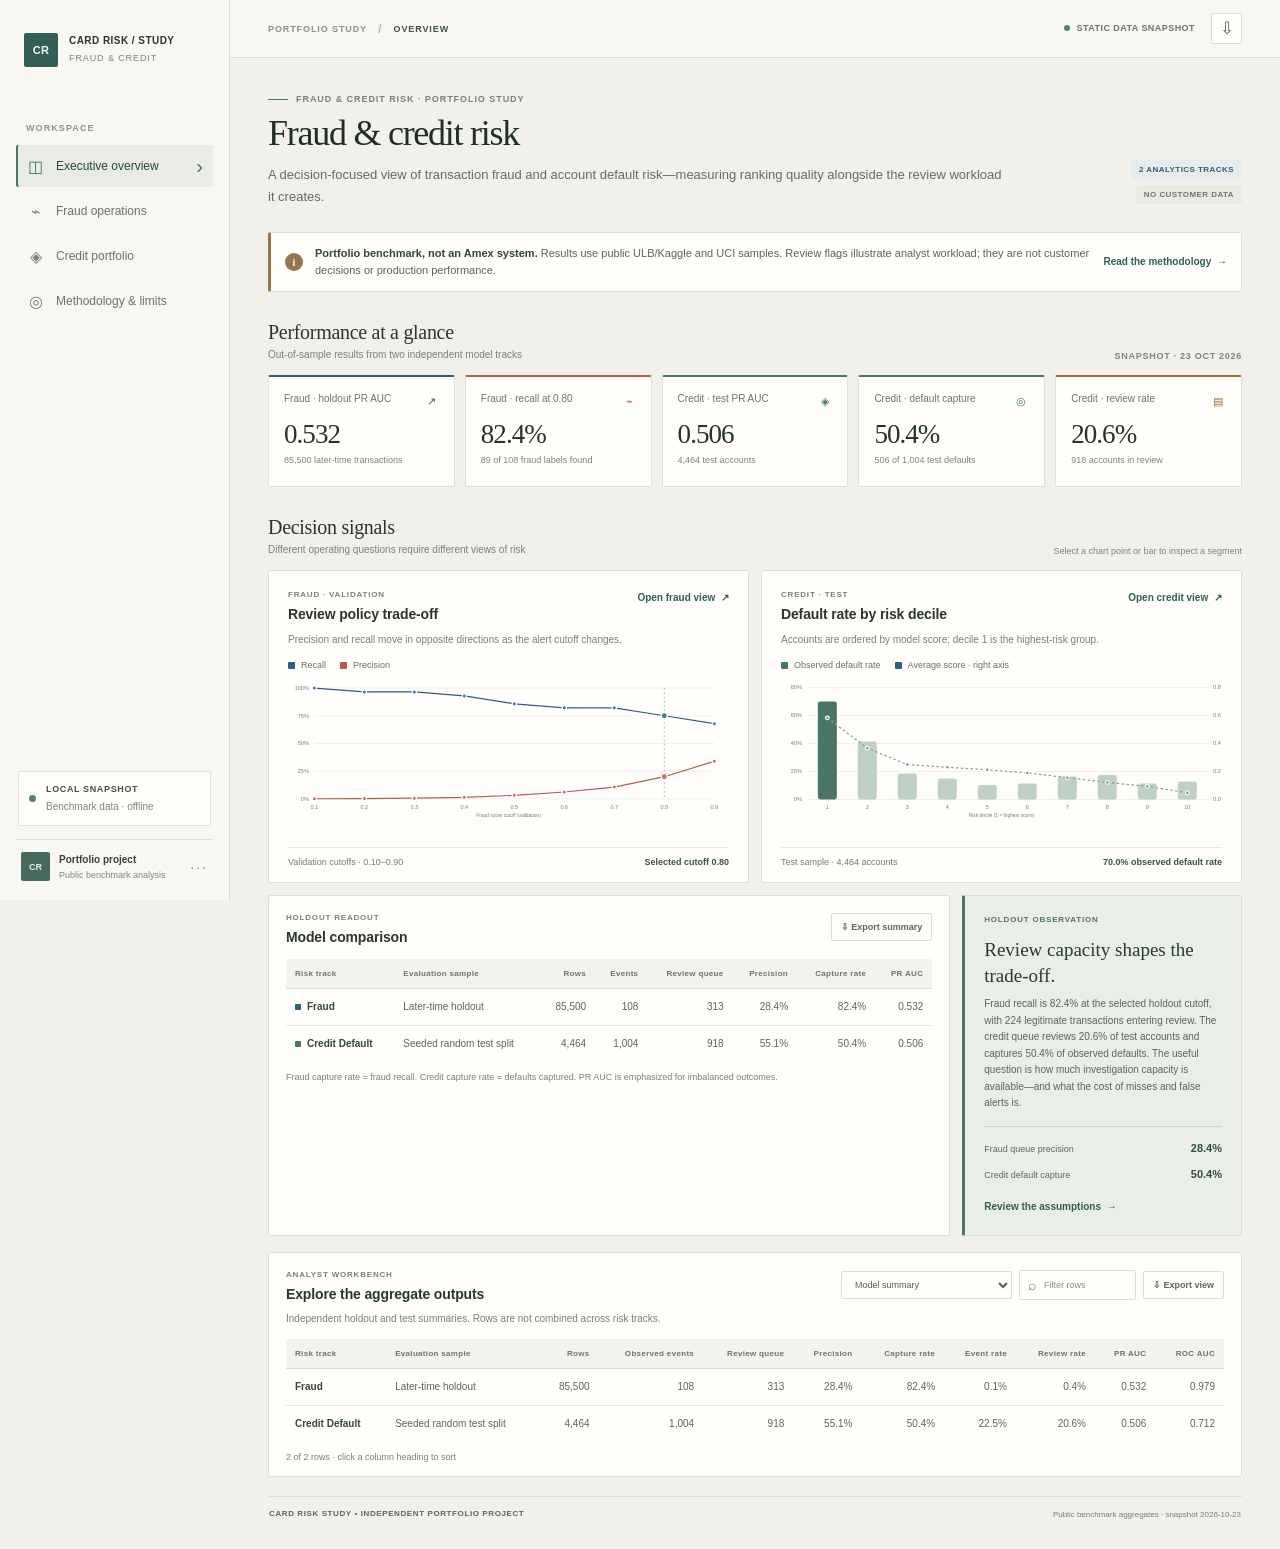
<file: site/index.html>
<!doctype html>
<html lang="en">
<head>
  <meta charset="utf-8">
  <meta name="viewport" content="width=device-width, initial-scale=1">
  <meta name="theme-color" content="#f4f2ec">
  <meta name="description" content="A portfolio study of payment fraud and credit default risk, with transparent evaluation and interactive review analysis.">
  <title>Fraud & Credit Risk | Portfolio Study</title>
  <link rel="stylesheet" href="./styles.css">
  <script defer src="./app.js"></script>
</head>
<body>
  <div class="app-shell">
    <aside class="sidebar" aria-label="Main navigation">
      <a class="brand" href="#overview" aria-label="Fraud and credit risk portfolio study overview">
        <span class="brand-mark">CR</span>
        <span class="brand-copy"><strong>CARD RISK / STUDY</strong><small>FRAUD & CREDIT</small></span>
      </a>
      <div class="side-caption">WORKSPACE</div>
      <nav class="nav-list">
        <button class="nav-item active" data-page="overview" aria-current="page"><span class="nav-icon">◫</span><span>Executive overview</span><span class="nav-arrow">›</span></button>
        <button class="nav-item" data-page="fraud"><span class="nav-icon">⌁</span><span>Fraud operations</span><span class="nav-arrow">›</span></button>
        <button class="nav-item" data-page="credit"><span class="nav-icon">◈</span><span>Credit portfolio</span><span class="nav-arrow">›</span></button>
        <button class="nav-item" data-page="methodology"><span class="nav-icon">◎</span><span>Methodology & limits</span><span class="nav-arrow">›</span></button>
      </nav>
      <div class="sidebar-spacer"></div>
      <div class="snapshot-card"><span class="live-dot"></span><div><strong>LOCAL SNAPSHOT</strong><small>Benchmark data · offline</small></div></div>
      <div class="sidebar-footer"><span class="avatar">CR</span><div><strong>Portfolio project</strong><small>Public benchmark analysis</small></div><span class="more">···</span></div>
    </aside>
    <main class="main-area">
      <header class="topbar">
        <div class="breadcrumbs"><span>PORTFOLIO STUDY</span><b>/</b><strong id="breadcrumbCurrent">OVERVIEW</strong></div>
        <div class="topbar-actions"><span class="snapshot-pill"><span class="live-dot"></span> STATIC DATA SNAPSHOT</span><button class="icon-button" id="downloadSnapshot" title="Download the full dashboard data as JSON" aria-label="Download all dashboard data">⇩</button></div>
      </header>
      <div class="page-content">
        <section class="page-view active" id="page-overview" aria-labelledby="overviewTitle">
          <div class="page-heading">
            <div>
              <div class="eyebrow"><span class="eyebrow-line"></span> FRAUD & CREDIT RISK · PORTFOLIO STUDY</div>
              <h1 id="overviewTitle">Fraud &amp; credit risk</h1>
              <p class="lead">A decision-focused view of transaction fraud and account default risk—measuring ranking quality alongside the review workload it creates.</p>
            </div>
            <div class="heading-badges"><span class="badge badge-blue">2 ANALYTICS TRACKS</span><span class="badge badge-neutral">NO CUSTOMER DATA</span></div>
          </div>
          <div class="callout callout-slim"><span class="callout-icon">i</span><p><strong>Portfolio benchmark, not an Amex system.</strong> Results use public ULB/Kaggle and UCI samples. Review flags illustrate analyst workload; they are not customer decisions or production performance.</p><button class="text-link" data-go="methodology">Read the methodology <span>→</span></button></div>
          <div class="section-header"><div><h2>Performance at a glance</h2><p>Out-of-sample results from two independent model tracks</p></div><span class="as-of">SNAPSHOT · 23 OCT 2026</span></div>
          <div class="kpi-grid" id="overviewKpis"></div>
          <div class="section-header section-header-spaced"><div><h2>Decision signals</h2><p>Different operating questions require different views of risk</p></div><span class="small-note">Select a chart point or bar to inspect a segment</span></div>
          <div class="dashboard-grid two-col">
            <article class="panel chart-panel">
              <div class="panel-heading"><div><div class="panel-kicker">FRAUD · VALIDATION</div><h3>Review policy trade-off</h3></div><button class="panel-action" data-go="fraud">Open fraud view <span>↗</span></button></div>
              <p class="panel-subtitle">Precision and recall move in opposite directions as the alert cutoff changes.</p>
              <div class="chart-legend"><span><i class="legend-dot blue"></i>Recall</span><span><i class="legend-dot coral"></i>Precision</span></div>
              <div class="chart-wrap"><svg id="overviewThresholdChart" viewBox="0 0 720 230" role="img" aria-label="Validation precision and recall by fraud score threshold"></svg></div>
              <div class="chart-foot"><span>Validation cutoffs · 0.10–0.90</span><strong>Selected cutoff 0.80</strong></div>
            </article>
            <article class="panel chart-panel">
              <div class="panel-heading"><div><div class="panel-kicker">CREDIT · TEST</div><h3>Default rate by risk decile</h3></div><button class="panel-action" data-go="credit">Open credit view <span>↗</span></button></div>
              <p class="panel-subtitle">Accounts are ordered by model score; decile 1 is the highest-risk group.</p>
              <div class="chart-legend"><span><i class="legend-dot teal"></i>Observed default rate</span><span><i class="legend-dot blue"></i>Average score · right axis</span></div>
              <div class="chart-wrap"><svg id="overviewDecileChart" viewBox="0 0 720 230" role="img" aria-label="Observed credit default rate across model risk deciles"></svg></div>
              <div class="chart-foot"><span>Test sample · 4,464 accounts</span><strong id="overviewTopDecile">Highest risk group</strong></div>
            </article>
          </div>
          <div class="dashboard-grid overview-lower">
            <article class="panel table-panel">
              <div class="panel-heading"><div><div class="panel-kicker">HOLDOUT READOUT</div><h3>Model comparison</h3></div><button class="download-button" id="downloadSummary">⇩ Export summary</button></div>
              <div class="table-scroll"><table class="data-table" id="summaryTable"><thead><tr><th>Risk track</th><th>Evaluation sample</th><th class="numeric">Rows</th><th class="numeric">Events</th><th class="numeric">Review queue</th><th class="numeric">Precision</th><th class="numeric">Capture rate</th><th class="numeric">PR AUC</th></tr></thead><tbody></tbody></table></div>
              <div class="table-caption">Fraud capture rate = fraud recall. Credit capture rate = defaults captured. PR AUC is emphasized for imbalanced outcomes.</div>
            </article>
            <aside class="insight-card"><div class="insight-eyebrow">HOLDOUT OBSERVATION</div><h3>Review capacity shapes the trade-off.</h3><p id="analystReadout">Loading benchmark results…</p><div class="insight-rule"></div><div class="insight-metric"><span>Fraud queue precision</span><strong id="insightFraudPrecision">—</strong></div><div class="insight-metric"><span>Credit default capture</span><strong id="insightCreditCapture">—</strong></div><button class="insight-link" data-go="methodology">Review the assumptions <span>→</span></button></aside>
          </div>
        </section>

        <section class="page-view" id="page-fraud" aria-labelledby="fraudTitle" hidden>
          <div class="page-heading compact-heading"><div><div class="eyebrow"><span class="eyebrow-line coral-line"></span> TRANSACTION RISK · ULB BENCHMARK</div><h1 id="fraudTitle">Fraud operations</h1><p class="lead">Explore how the investigation queue changes as the transaction score cutoff moves. The selected 0.80 policy was chosen on validation data before the holdout was scored.</p></div><span class="badge badge-coral">TIME-ORDERED HOLDOUT</span></div>
          <div class="kpi-grid" id="fraudKpis"></div>
          <div class="dashboard-grid fraud-policy-grid">
            <article class="panel chart-panel policy-panel">
              <div class="panel-heading"><div><div class="panel-kicker">VALIDATION POLICY EXPLORER</div><h3>How aggressive should the review queue be?</h3></div><span class="mini-chip">VALIDATION ONLY</span></div>
              <p class="panel-subtitle">Move the slider or select a point. This curve is a policy trade-off on the validation sample, not the holdout.</p>
              <div class="threshold-control"><label for="thresholdRange">Score cutoff <strong id="thresholdValue">0.80</strong></label><input id="thresholdRange" type="range" min="10" max="90" step="10" value="80" aria-label="Fraud score threshold"><div class="range-ticks"><span>0.10 · broad queue</span><span>0.90 · narrow queue</span></div></div>
              <div class="threshold-stats" id="thresholdStats"></div>
              <div class="chart-legend"><span><i class="legend-dot blue"></i>Recall</span><span><i class="legend-dot coral"></i>Precision</span></div>
              <div class="chart-wrap chart-wrap-large"><svg id="fraudThresholdChart" viewBox="0 0 900 260" role="img" aria-label="Interactive validation precision and recall by score cutoff"></svg></div>
              <div class="chart-foot"><span>Cutoff selected from validation results</span><strong>Holdout applied once at 0.80</strong></div>
            </article>
            <aside class="panel holdout-panel"><div class="panel-kicker">FINAL HOLDOUT · CUTOFF 0.80</div><h3>Review queue outcome</h3><p class="panel-subtitle">Latest 30% of transactions, held out from model fitting and threshold choice.</p><div class="holdout-result-grid" id="fraudHoldoutStats"></div><div class="confusion-title">HOLDOUT LABEL OUTCOMES</div><div class="confusion-matrix" id="fraudConfusion"></div><div class="callout callout-warning"><span class="callout-icon">!</span><p>At this cutoff, <strong>224 non-fraud transactions</strong> are routed to review. A real operation would need agreed review capacity, costs, latency targets, and confirmed fraud labels.</p></div></aside>
          </div>
          <article class="panel chart-panel time-panel"><div class="panel-heading"><div><div class="panel-kicker">HOLDOUT · ACTIVITY PROFILE</div><h3>Transaction activity by elapsed dataset hour</h3></div><span class="mini-chip mini-chip-muted">NOT CALENDAR TIME</span></div><p class="panel-subtitle">This anonymized benchmark exposes elapsed time only. Select a bucket to see its transaction and fraud counts.</p><div class="chart-legend"><span><i class="legend-square"></i>Transactions · left axis</span><span><i class="legend-dot coral"></i>Fraud labels · right axis</span></div><div class="chart-wrap chart-wrap-large"><svg id="fraudHourlyChart" viewBox="0 0 1000 270" role="img" aria-label="Transactions and observed fraud labels by elapsed dataset hour"></svg></div><div id="hourDetail" class="segment-detail">Select an hourly bucket to inspect the holdout activity.</div></article>
          <div class="data-quality-strip"><strong>Interpretation guardrail</strong><span>The score is a ranking signal, not a calibrated probability. The fraud sample is severely imbalanced; precision changes with the review cutoff and sample prevalence.</span></div>
        </section>

        <section class="page-view" id="page-credit" aria-labelledby="creditTitle" hidden>
          <div class="page-heading compact-heading"><div><div class="eyebrow"><span class="eyebrow-line teal-line"></span> ACCOUNT RISK · UCI TAIWAN BENCHMARK</div><h1 id="creditTitle">Credit portfolio</h1><p class="lead">Understand score ordering, observed default rates, and the size of a hypothetical manual-review queue on a historical account sample.</p></div><span class="badge badge-teal">SEEDED RANDOM TEST SPLIT</span></div>
          <div class="kpi-grid" id="creditKpis"></div>
          <div class="dashboard-grid credit-top-grid">
            <article class="panel chart-panel"><div class="panel-heading"><div><div class="panel-kicker">TEST · SCORE RANKING</div><h3>Observed defaults across risk deciles</h3></div><span class="mini-chip mini-chip-teal">SELECT A DECILE</span></div><p class="panel-subtitle">Deciles are ranked from highest to lowest predicted score. Bars show observed default rate, not probability calibration.</p><div class="chart-legend"><span><i class="legend-dot teal"></i>Observed default rate</span><span><i class="legend-dot blue"></i>Average score · right axis</span></div><div class="chart-wrap chart-wrap-large"><svg id="creditDecileChart" viewBox="0 0 900 260" role="img" aria-label="Observed default rate and average model score by credit risk decile"></svg></div><div id="decileDetail" class="segment-detail">Select a decile to see its test sample size, default count, and review coverage.</div></article>
            <aside class="panel portfolio-panel"><div class="panel-heading"><div><div class="panel-kicker">REVIEW CAPACITY SCENARIO</div><h3>Top 20% of validation scores</h3></div></div><p class="panel-subtitle">The validation 80th-percentile score sets a hypothetical queue capacity; this is not a credit approval/decline rule.</p><div class="capacity-ring" id="capacityRing"><div><strong id="creditQueueRate">20.6%</strong><span>test accounts<br>in review</span></div></div><div class="capacity-kpis" id="creditQueueStats"></div><div class="capacity-note"><span class="note-square"></span><span>Highest-score groups dominate the queue. Lower-score groups may still contain defaults.</span></div></aside>
          </div>
          <article class="panel payment-panel"><div class="panel-heading"><div><div class="panel-kicker">TEST · SEGMENT EXPLORER</div><h3>Default rate by latest repayment status</h3></div><label class="compact-select-label">Status<select id="paymentStatusSelect" aria-label="Select a latest repayment status"><option value="all">All statuses</option></select></label></div><p class="panel-subtitle">PAY_0 is the most recent repayment-status code in the source benchmark. Sparse categories have unstable rates.</p><div class="payment-layout"><div id="paymentBars" class="payment-bars" role="list" aria-label="Account counts and observed default rate by latest payment status"></div><aside class="payment-detail" id="paymentDetail"></aside></div><div class="table-caption">Categories with fewer than 30 accounts are highlighted as small samples; do not over-interpret their observed rate.</div></article>
          <div class="data-quality-strip teal-strip"><strong>Interpretation guardrail</strong><span>Sex, education, marital status, and age were excluded from model features. Their omission alone does not establish fairness; broader validation and legal review would be required before real use.</span></div>
        </section>

        <section class="page-view" id="page-methodology" aria-labelledby="methodTitle" hidden>
          <div class="page-heading compact-heading"><div><div class="eyebrow"><span class="eyebrow-line"></span> DATA, DESIGN & GOVERNANCE</div><h1 id="methodTitle">Methodology & limits</h1><p class="lead">The dashboard keeps the fraud and credit analyses separate, makes the evaluation split explicit, and states what the benchmark results do—and do not—support.</p></div><span class="badge badge-neutral">REPRODUCIBLE SNAPSHOT</span></div>
          <div class="method-callout"><span class="callout-icon">i</span><div><strong>Independent portfolio study</strong><p>This work was created for analyst practice using public benchmark data. It is not affiliated with, endorsed by, or based on American Express data, customer behavior, or internal policy.</p></div></div>
          <div class="method-grid">
            <article class="panel method-card"><div class="method-number">01</div><div class="panel-kicker">TRANSACTION FRAUD</div><h3>Chronological evaluation</h3><p>ULB/Kaggle Credit Card Fraud Detection sample. The earliest 56% is used for fit, the next 14% for threshold review, and the latest 30% for one final holdout evaluation.</p><dl><div><dt>Model</dt><dd>Class-weighted logistic regression</dd></div><div><dt>Features</dt><dd>Elapsed time, amount, anonymized V1–V28</dd></div><div><dt>Operating point</dt><dd>0.80 score cutoff selected on validation</dd></div><div><dt>Holdout</dt><dd>85,500 transactions · 108 fraud labels</dd></div></dl></article>
            <article class="panel method-card"><div class="method-number">02</div><div class="panel-kicker">CREDIT DEFAULT</div><h3>Seeded account split</h3><p>UCI Default of Credit Card Clients historical Taiwan sample. A seeded 70% / 15% / 15% train, validation, and test split is used because this source has no event date for a temporal test.</p><dl><div><dt>Model</dt><dd>Standardized, unweighted logistic regression</dd></div><div><dt>Features</dt><dd>Credit limit, repayment history, balances, payment amounts</dd></div><div><dt>Review queue</dt><dd>Top 20% of validation scores; cutoff evaluated on test</dd></div><div><dt>Excluded</dt><dd>Sex, education, marital status, and age</dd></div></dl></article>
          </div>
          <div class="dashboard-grid two-col method-lower">
            <article class="panel"><div class="panel-kicker">HOW TO READ THE METRICS</div><h3>Ranking quality and workload</h3><div class="definition-list"><div><strong>PR AUC</strong><p>Precision-recall area summarizes ranking behavior with an emphasis on the positive class. It is not a business impact estimate.</p></div><div><strong>Precision</strong><p>Among accounts or transactions sent to review, the share carrying the positive benchmark label.</p></div><div><strong>Recall / capture</strong><p>Among positive benchmark labels, the share routed to review at the chosen threshold.</p></div><div><strong>Review rate</strong><p>Share of the evaluated sample flagged for manual review. Capacity and label quality matter.</p></div></div></article>
            <article class="panel source-panel"><div class="panel-kicker">DATA PROVENANCE</div><h3>Public benchmark sources</h3><div class="source-item"><span class="source-mark">ULB</span><div><strong>Credit Card Fraud Detection</strong><p>An anonymized European card transaction sample from a short 2013 period, distributed through Kaggle.</p><a href="https://www.kaggle.com/datasets/mlg-ulb/creditcardfraud" target="_blank" rel="noreferrer">View Kaggle source ↗</a></div></div><div class="source-item"><span class="source-mark teal-mark">UCI</span><div><strong>Default of Credit Card Clients</strong><p>Historical Taiwan account benchmark; source dataset is licensed CC BY 4.0.</p><a href="https://archive.ics.uci.edu/dataset/350/default+of+credit+card+clients" target="_blank" rel="noreferrer">View UCI source ↗</a></div></div></article>
          </div>
          <article class="limitations-panel"><div><div class="panel-kicker">BEFORE ANY REAL-WORLD USE</div><h3>What this project cannot establish</h3></div><ul><li>Neither benchmark contains American Express data or reflects current Amex performance.</li><li>The fraud data lack customer, merchant, device, network, and operational context; their positive rate is not a live portfolio prevalence.</li><li>The credit sample is a historical Taiwan snapshot with a random test split, not a test of present-day or temporal generalization.</li><li>Model scores are not calibrated probabilities. Observed rates by segment are benchmark outcomes, not forecasts for a current population.</li><li>Review flags are analytical examples only. They do not recommend, automate, or authorize payment blocking, account approval, or credit decisions.</li></ul></article>
          <div class="method-footer">Built with PySpark and a static, dependency-free web dashboard. The current website uses precomputed aggregates only; no account-level rows are embedded.</div>
        </section>

        <section class="panel explorer-panel" aria-labelledby="explorerTitle">
          <div class="panel-heading"><div><div class="panel-kicker">ANALYST WORKBENCH</div><h3 id="explorerTitle">Explore the aggregate outputs</h3></div><div class="table-tools"><label class="sr-only" for="tableDataset">Choose dataset</label><select id="tableDataset" aria-label="Choose aggregate output"><option value="summary">Model summary</option><option value="thresholds">Fraud validation cutoffs</option><option value="deciles">Credit risk deciles</option><option value="paymentStatus">Latest payment status</option><option value="hourly">Fraud elapsed-hour buckets</option></select><label class="search-box"><span>⌕</span><input id="tableSearch" type="search" placeholder="Filter rows" aria-label="Filter table rows"></label><button class="download-button" id="downloadTable">⇩ Export view</button></div></div>
          <p class="panel-subtitle" id="tableDescription">Search and sort the compact aggregate output. Select a column heading to change its sort order.</p>
          <div class="table-scroll explorer-table-scroll"><table class="data-table" id="explorerTable"><thead></thead><tbody></tbody></table></div><div class="table-caption" id="tableCount">Loading aggregate outputs…</div>
        </section>
        <footer class="page-footer"><span>CARD RISK STUDY <b>•</b> INDEPENDENT PORTFOLIO PROJECT</span><span>Public benchmark aggregates · snapshot 2026-10-23</span></footer>
      </div>
    </main>
  </div>
  <div class="toast" id="toast" role="status" aria-live="polite"></div>
</body>
</html>
</file>
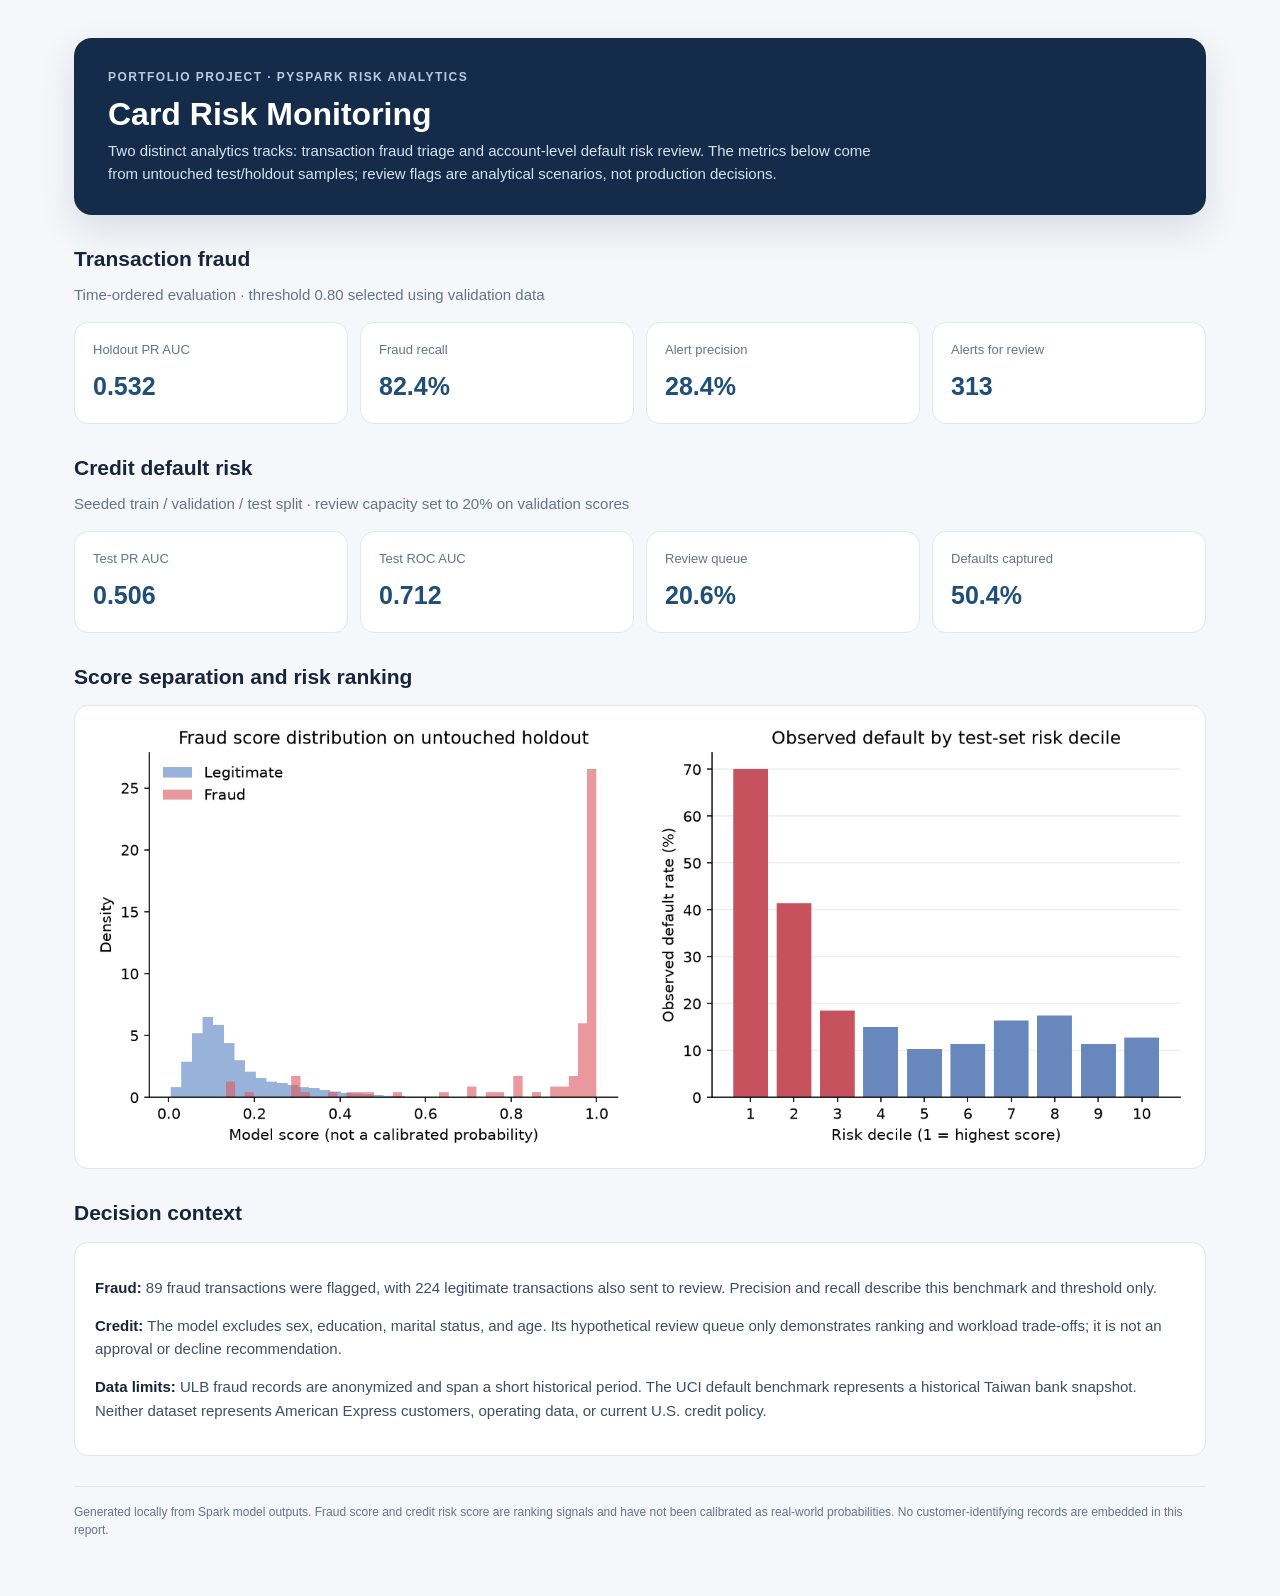
<file: reports/risk_analytics_dashboard.html>
<!doctype html>
<html lang="en">
<head>
<meta charset="utf-8">
<meta name="viewport" content="width=device-width, initial-scale=1">
<title>Card Risk Analytics | Model Monitoring</title>
<style>
:root { color-scheme: light; --ink:#17243b; --muted:#64748b; --line:#e1e7ef; --paper:#f5f7fa; --blue:#1f4e79; --red:#b83b48; }
* { box-sizing:border-box; }
body { margin:0; background:var(--paper); color:var(--ink); font:15px/1.55 "Segoe UI",Arial,sans-serif; }
main { max-width:1180px; margin:0 auto; padding:38px 24px 56px; }
header { border-radius:18px; padding:30px 34px; background:#142b4a; color:white; box-shadow:0 14px 36px #142b4a20; }
.eyebrow { color:#b9cbe0; letter-spacing:.12em; text-transform:uppercase; font-size:12px; font-weight:700; }
h1 { font-size:32px; margin:8px 0 6px; line-height:1.2; }
header p { max-width:780px; color:#d7e2ef; margin:0; }
section { margin-top:28px; }
h2 { font-size:21px; margin:0 0 12px; }
.sub { color:var(--muted); margin:-5px 0 16px; }
.grid { display:grid; grid-template-columns:repeat(4,1fr); gap:12px; }
.metric,.panel,.note { background:white; border:1px solid var(--line); border-radius:14px; }
.metric { padding:17px 18px; }
.metric span { display:block; color:var(--muted); font-size:13px; }
.metric strong { display:block; margin-top:7px; font-size:25px; color:var(--blue); }
.panel { padding:14px; }
.panel img { display:block; width:100%; height:auto; }
.note { padding:18px 20px; color:#3e4e64; }
.note strong { color:var(--ink); }
.foot { color:var(--muted); font-size:12px; border-top:1px solid var(--line); margin-top:30px; padding-top:16px; }
@media(max-width:760px) { .grid { grid-template-columns:repeat(2,1fr); } main { padding:18px 14px 36px; } header { padding:24px; } h1 { font-size:27px; } }
</style>
</head>
<body><main>
<header><div class="eyebrow">Portfolio project · PySpark risk analytics</div>
<h1>Card Risk Monitoring</h1>
<p>Two distinct analytics tracks: transaction fraud triage and account-level default risk review. The metrics below come from untouched test/holdout samples; review flags are analytical scenarios, not production decisions.</p></header>

<section><h2>Transaction fraud</h2><p class="sub">Time-ordered evaluation · threshold 0.80 selected using validation data</p>
<div class="grid"><div class="metric"><span>Holdout PR AUC</span><strong>0.532</strong></div>
<div class="metric"><span>Fraud recall</span><strong>82.4%</strong></div>
<div class="metric"><span>Alert precision</span><strong>28.4%</strong></div>
<div class="metric"><span>Alerts for review</span><strong>313</strong></div></div></section>

<section><h2>Credit default risk</h2><p class="sub">Seeded train / validation / test split · review capacity set to 20% on validation scores</p>
<div class="grid"><div class="metric"><span>Test PR AUC</span><strong>0.506</strong></div>
<div class="metric"><span>Test ROC AUC</span><strong>0.712</strong></div>
<div class="metric"><span>Review queue</span><strong>20.6%</strong></div>
<div class="metric"><span>Defaults captured</span><strong>50.4%</strong></div></div></section>

<section><h2>Score separation and risk ranking</h2><div class="panel"><img alt="Fraud score distributions and default rate by test risk decile" src="[data-uri]"></div></section>

<section><h2>Decision context</h2><div class="note">
<p><strong>Fraud:</strong> 89 fraud transactions were flagged, with 224 legitimate transactions also sent to review. Precision and recall describe this benchmark and threshold only.</p>
<p><strong>Credit:</strong> The model excludes sex, education, marital status, and age. Its hypothetical review queue only demonstrates ranking and workload trade-offs; it is not an approval or decline recommendation.</p>
<p><strong>Data limits:</strong> ULB fraud records are anonymized and span a short historical period. The UCI default benchmark represents a historical Taiwan bank snapshot. Neither dataset represents American Express customers, operating data, or current U.S. credit policy.</p>
</div></section>

<div class="foot">Generated locally from Spark model outputs. Fraud score and credit risk score are ranking signals and have not been calibrated as real-world probabilities. No customer-identifying records are embedded in this report.</div>
</main></body></html>
</file>
<file: site/styles.css>
:root {
  --navy:#0b1626; --ink:#17243a; --muted:#718096; --paper:#f3f6fa; --white:#fff;
  --line:#e6ebf2; --blue:#3977d5; --blue-2:#e9f1ff; --teal:#149c8b; --teal-2:#e4f5f2;
  --coral:#db6870; --coral-2:#fff0f0; --amber:#c98b30; --amber-2:#fff6e8;
  --shadow:0 7px 26px rgba(17,35,61,.045); --radius:14px;
  font-family:"DM Sans","Segoe UI",Arial,sans-serif;
}
* { box-sizing:border-box; }
html { scroll-behavior:smooth; }
body { margin:0; color:var(--ink); background:var(--paper); font-size:14px; line-height:1.55; }
button,input,select { font:inherit; }
button { cursor:pointer; }
.sidebar { position:fixed; inset:0 auto 0 0; width:244px; display:flex; flex-direction:column; padding:23px 15px 16px; color:#d4deeb; background:var(--navy); z-index:5; }
.brand { display:flex; align-items:center; gap:12px; padding:0 10px; min-height:50px; color:inherit; text-decoration:none; }
.brand-mark { width:34px; height:34px; display:grid; place-items:center; border-radius:10px; color:#fff; font:800 11px/1 "Manrope",sans-serif; letter-spacing:-.04em; background:linear-gradient(135deg,#2b9edd,#3a73d9); box-shadow:0 5px 14px #2485d64c; }
.brand-copy strong,.brand-copy small { display:block; }
.brand-copy strong { color:#f4f7fb; font:700 10px/1.3 "Manrope",sans-serif; letter-spacing:.08em; }
.brand-copy small { margin-top:4px; color:#8797ad; font-size:9px; letter-spacing:.14em; }
.side-caption { margin:47px 11px 11px; color:#77879c; font-size:9px; font-weight:700; letter-spacing:.16em; }
.nav-list { display:grid; gap:5px; }
.nav-item { width:100%; height:43px; display:flex; align-items:center; gap:12px; padding:0 11px; text-align:left; border:0; border-radius:9px; color:#aebbd0; background:transparent; transition:.18s ease; font-size:12px; }
.nav-item:hover { color:#fff; background:#ffffff10; }
.nav-item.active { color:#fff; background:#1b3150; box-shadow:inset 2px 0 #4ba8ed; }
.nav-icon { width:19px; text-align:center; color:#8ca5c5; font-size:17px; }
.nav-item.active .nav-icon { color:#69b9f1; }
.nav-arrow { margin-left:auto; color:#6f8097; font-size:20px; opacity:0; }
.nav-item.active .nav-arrow { opacity:1; color:#8ecbf6; }
.sidebar-spacer { flex:1; min-height:30px; }
.snapshot-card { display:flex; gap:10px; align-items:center; padding:11px 10px; margin:0 2px 13px; border:1px solid #ffffff10; border-radius:10px; background:#ffffff08; }
.snapshot-card strong,.snapshot-card small { display:block; }
.snapshot-card strong { font-size:9px; letter-spacing:.1em; color:#dce6f2; }
.snapshot-card small { margin-top:2px; font-size:10px; color:#91a1b5; }
.live-dot { width:7px; height:7px; flex:0 0 7px; border-radius:50%; background:#39c4a5; box-shadow:0 0 0 3px #39c4a51b; }
.sidebar-footer { display:flex; align-items:center; gap:9px; padding:12px 5px 1px; border-top:1px solid #ffffff12; }
.avatar { width:29px; height:29px; display:grid; place-items:center; border-radius:50%; color:#d9ebff; background:#254569; font:700 9px "Manrope",sans-serif; }
.sidebar-footer strong,.sidebar-footer small { display:block; }
.sidebar-footer strong { color:#dfe7f1; font-size:10px; }
.sidebar-footer small { color:#8494a9; font-size:9px; }
.more { margin-left:auto; color:#8191a6; letter-spacing:2px; }
.main-area { min-height:100vh; margin-left:244px; }
.topbar { height:61px; display:flex; align-items:center; justify-content:space-between; padding:0 36px; border-bottom:1px solid #e9edf3; background:rgba(255,255,255,.83); }
.breadcrumbs { display:flex; align-items:center; gap:11px; color:#9aa7b8; font:700 9px "Manrope",sans-serif; letter-spacing:.12em; }
.breadcrumbs b { color:#c9d2de; font-size:13px; }
.breadcrumbs strong { color:#4f6179; }
.topbar-actions { display:flex; align-items:center; gap:16px; }
.snapshot-pill { display:flex; align-items:center; gap:7px; color:#6b788b; font-size:9px; font-weight:700; letter-spacing:.08em; }
.snapshot-pill .live-dot { width:6px; height:6px; flex-basis:6px; }
.icon-button { width:31px; height:31px; border:1px solid var(--line); border-radius:8px; color:#64748b; background:#fff; font-size:17px; }
.icon-button:hover,.download-button:hover { border-color:#b7c8db; color:var(--blue); }
.page-content { max-width:1600px; padding:29px 36px 25px; margin:0 auto; }
.page-view { display:none; }
.page-view.active { display:block; }
.page-heading { display:flex; justify-content:space-between; align-items:flex-end; gap:22px; margin:1px 0 20px; }
.compact-heading { margin-bottom:23px; }
.eyebrow { display:flex; align-items:center; gap:8px; color:#8290a3; font:700 9px "Manrope",sans-serif; letter-spacing:.12em; }
.eyebrow-line { display:inline-block; width:15px; height:2px; background:var(--blue); }
.coral-line { background:var(--coral); }
.teal-line { background:var(--teal); }
h1,h2,h3,p { margin-top:0; }
h1 { margin:7px 0 8px; color:#122138; font:800 29px/1.25 "Manrope","Segoe UI",sans-serif; letter-spacing:-.045em; }
.lead { max-width:795px; margin:0; color:#65758b; font-size:13px; line-height:1.65; }
.heading-badges { display:flex; gap:7px; padding-bottom:4px; flex-wrap:wrap; justify-content:flex-end; }
.badge,.mini-chip { display:inline-flex; align-items:center; padding:6px 9px; border-radius:6px; font:700 8px "Manrope",sans-serif; letter-spacing:.07em; white-space:nowrap; }
.badge-blue { color:#3974c8; background:#e9f1ff; }
.badge-neutral { color:#6e7b8b; background:#edf0f4; }
.badge-coral { color:#bd555d; background:#fff0f0; margin-bottom:4px; }
.badge-teal { color:#0d8777; background:#e4f5f2; margin-bottom:4px; }
.callout { display:flex; gap:11px; align-items:center; padding:11px 13px; border:1px solid #dce9fa; border-radius:10px; color:#4c5e75; background:#edf5ff; }
.callout-icon { width:19px; height:19px; flex:0 0 19px; display:grid; place-items:center; border-radius:50%; color:#fff; background:#5084cc; font:700 11px "Manrope",sans-serif; }
.callout p { margin:0; font-size:11px; line-height:1.55; }
.callout p strong { color:#243d5d; }
.text-link,.panel-action,.insight-link { padding:0; border:0; color:#3e78c5; background:transparent; white-space:nowrap; font-size:10px; font-weight:700; }
.text-link span,.panel-action span,.insight-link span { margin-left:3px; }
.text-link:hover,.panel-action:hover,.insight-link:hover { color:#1d5da7; }
.section-header { display:flex; justify-content:space-between; align-items:flex-end; margin:24px 0 11px; }
.section-header h2 { margin:0 0 2px; font:700 15px "Manrope",sans-serif; letter-spacing:-.02em; }
.section-header p { margin:0; color:#8592a4; font-size:10px; }
.section-header-spaced { margin-top:28px; }
.as-of,.small-note { color:#8a98aa; font-size:9px; }
.as-of { letter-spacing:.08em; font-weight:700; }
.kpi-grid { display:grid; grid-template-columns:repeat(5,minmax(0,1fr)); gap:10px; }
.metric-card { position:relative; min-height:112px; padding:14px 15px 12px; overflow:hidden; border:1px solid var(--line); border-radius:11px; background:#fff; box-shadow:var(--shadow); }
.metric-card::before { content:""; position:absolute; inset:0 auto 0 0; width:3px; background:var(--metric-accent,var(--blue)); }
.metric-label { display:flex; justify-content:space-between; gap:7px; align-items:flex-start; color:#738198; font-size:10px; line-height:1.35; }
.metric-label .metric-icon { width:23px; height:23px; flex:0 0 23px; display:grid; place-items:center; border-radius:7px; color:var(--metric-accent,var(--blue)); background:var(--metric-tint,var(--blue-2)); font-size:12px; }
.metric-value { display:block; margin:8px 0 4px; color:#1c2c45; font:800 24px/1 "Manrope",sans-serif; letter-spacing:-.055em; }
.metric-foot { color:#8d9aae; font-size:9px; }
.metric-blue { --metric-accent:var(--blue); --metric-tint:var(--blue-2); }
.metric-teal { --metric-accent:var(--teal); --metric-tint:var(--teal-2); }
.metric-coral { --metric-accent:var(--coral); --metric-tint:var(--coral-2); }
.metric-amber { --metric-accent:var(--amber); --metric-tint:var(--amber-2); }
.dashboard-grid { display:grid; gap:12px; }
.two-col { grid-template-columns:1fr 1fr; }
.panel { min-width:0; border:1px solid var(--line); border-radius:var(--radius); background:var(--white); box-shadow:var(--shadow); }
.chart-panel { padding:16px 17px 12px; }
.panel-heading { display:flex; align-items:flex-start; justify-content:space-between; gap:13px; }
.panel-kicker { margin-bottom:5px; color:#8b98a9; font:700 8px "Manrope",sans-serif; letter-spacing:.12em; }
.panel-heading h3,.panel h3 { margin:0; color:#1d2c44; font:700 13px/1.4 "Manrope",sans-serif; letter-spacing:-.02em; }
.panel-subtitle { margin:7px 0 8px; color:#8491a3; font-size:10px; line-height:1.55; }
.chart-legend { display:flex; align-items:center; gap:14px; min-height:20px; margin:4px 0 1px; color:#758398; font-size:9px; }
.chart-legend span { display:flex; align-items:center; gap:6px; }
.legend-dot { width:7px; height:7px; display:inline-block; border-radius:50%; background:var(--blue); }
.legend-dot.blue { background:var(--blue); }
.legend-dot.coral { background:var(--coral); }
.legend-dot.teal { background:var(--teal); }
.legend-square { width:8px; height:8px; border-radius:2px; display:inline-block; background:#dbe5f1; }
.legend-inline { color:#9ba7b6; }
.chart-wrap { width:100%; min-height:170px; }
.chart-wrap svg { display:block; width:100%; overflow:visible; }
.chart-foot { display:flex; justify-content:space-between; gap:10px; padding-top:7px; border-top:1px solid #f0f2f6; color:#8a97a8; font-size:9px; }
.chart-foot strong { color:#4b607d; font-weight:600; }
.overview-lower { grid-template-columns:minmax(0,2fr) minmax(225px,.82fr); margin-top:12px; }
.table-panel { padding:15px 16px 10px; overflow:hidden; }
.download-button { padding:6px 9px; border:1px solid #e3e9f0; border-radius:7px; color:#63748a; background:#fff; font-size:9px; font-weight:700; white-space:nowrap; }
.table-scroll { width:100%; overflow-x:auto; margin-top:12px; }
.data-table { width:100%; border-collapse:collapse; white-space:nowrap; font-size:10px; }
.data-table th { padding:9px; border-bottom:1px solid #e8edf3; color:#8895a7; background:#f8fafc; text-align:left; font:700 8px "Manrope",sans-serif; letter-spacing:.04em; }
.data-table th.numeric,.data-table td.numeric { text-align:right; }
.data-table th button { padding:0; border:0; color:inherit; background:none; font:inherit; letter-spacing:inherit; text-align:inherit; }
.data-table th button:hover { color:#365e98; }
.data-table td { padding:10px 9px; border-bottom:1px solid #f0f2f6; color:#5f6f84; }
.data-table tbody tr:last-child td { border-bottom:0; }
.data-table tbody tr:hover { background:#f8fbff; }
.domain-cell { color:#314763 !important; font-weight:700; }
.domain-tag { display:inline-flex; align-items:center; gap:6px; }
.domain-tag::before { content:""; width:6px; height:6px; border-radius:50%; background:var(--tag-color,var(--blue)); }
.domain-tag.credit { --tag-color:var(--teal); }
.table-caption { margin-top:9px; color:#919eaf; font-size:9px; line-height:1.5; }
.insight-card { padding:17px; border:1px solid #dce8f4; border-radius:var(--radius); color:#d8e5f2; background:linear-gradient(145deg,#112942,#0f2035); box-shadow:0 8px 24px rgba(14,34,58,.08); }
.insight-eyebrow { color:#8ebbe0; font:700 8px "Manrope",sans-serif; letter-spacing:.13em; }
.insight-eyebrow span { margin-right:4px; color:#71baf0; font-size:12px; }
.insight-card h3 { margin:13px 0 8px; color:#fff; font:700 15px/1.4 "Manrope",sans-serif; }
.insight-card p { margin:0; color:#adc0d5; font-size:10px; line-height:1.65; }
.insight-rule { height:1px; margin:14px 0 9px; background:#ffffff18; }
.insight-metric { display:flex; justify-content:space-between; gap:10px; padding:6px 0; color:#a8bdd3; font-size:9px; }
.insight-metric strong { color:#e8f4ff; font:700 11px "Manrope",sans-serif; }
.insight-link { margin-top:10px; color:#8bcaff; }
.fraud-policy-grid { grid-template-columns:minmax(0,1.7fr) minmax(270px,.7fr); align-items:stretch; }
.mini-chip { color:#bd555d; background:#fff0f0; }
.mini-chip-muted { color:#6c7889; background:#eff2f5; }
.mini-chip-teal { color:#138879; background:#e8f7f4; }
.threshold-control { margin:15px 0 11px; padding:10px 12px 7px; border:1px solid #edf0f4; border-radius:9px; background:#fafbfd; }
.threshold-control label { display:flex; justify-content:space-between; color:#596b81; font-size:10px; font-weight:600; }
.threshold-control label strong { color:#305e9b; font:800 15px "Manrope",sans-serif; }
.threshold-control input { width:100%; height:17px; margin:6px 0 2px; accent-color:var(--blue); cursor:pointer; }
.range-ticks { display:flex; justify-content:space-between; color:#9aa6b6; font-size:8px; }
.threshold-stats { display:grid; grid-template-columns:repeat(5,1fr); gap:6px; margin:9px 0 11px; }
.threshold-stat { padding:8px 9px; border:1px solid #edf0f4; border-radius:8px; background:#fff; }
.threshold-stat span { display:block; color:#8996a6; font-size:8px; }
.threshold-stat strong { display:block; margin-top:3px; color:#283c58; font:700 13px "Manrope",sans-serif; }
.chart-wrap-large { min-height:220px; }
.holdout-panel,.portfolio-panel { padding:18px 17px; }
.holdout-panel h3,.portfolio-panel h3 { margin:6px 0 5px; font-size:15px; }
.holdout-result-grid { display:grid; grid-template-columns:1fr 1fr; gap:7px; margin:14px 0 15px; }
.result-chip { padding:9px 10px; border-radius:8px; background:#f7f9fc; }
.result-chip span { display:block; color:#8996a8; font-size:8px; }
.result-chip strong { display:block; margin-top:3px; color:#243c5a; font:700 16px "Manrope",sans-serif; }
.confusion-title { margin:15px 0 6px; color:#929eae; font:700 8px "Manrope",sans-serif; letter-spacing:.1em; }
.confusion-matrix { display:grid; grid-template-columns:1fr 1fr; gap:1px; overflow:hidden; border:1px solid #e7ecf2; border-radius:8px; background:#e7ecf2; }
.confusion-cell { padding:8px 9px; background:#fff; }
.confusion-cell span { display:block; color:#8694a6; font-size:8px; }
.confusion-cell strong { display:block; color:#2d415e; font:700 15px "Manrope",sans-serif; }
.callout-warning { align-items:flex-start; margin-top:13px; padding:10px; border-color:#f5e5c9; background:#fff8ed; }
.callout-warning .callout-icon { background:#d39b45; }
.callout-warning p,.callout-warning p strong { color:#735c37; font-size:9px; }
.time-panel,.payment-panel { margin-top:12px; }
.segment-detail { min-height:36px; margin-top:7px; padding:9px 11px; border-radius:8px; color:#61748c; background:#f6f8fb; font-size:10px; }
.data-quality-strip { display:flex; gap:10px; align-items:flex-start; margin-top:12px; padding:11px 13px; border:1px solid #ecdfd8; border-radius:9px; color:#7d6d62; background:#fffaf7; font-size:10px; line-height:1.55; }
.data-quality-strip strong { flex:0 0 155px; color:#5d4b41; font-size:10px; }
.teal-strip { border-color:#d5ebe7; color:#5d7e79; background:#f3fbf9; }
.teal-strip strong { color:#366962; }
.credit-top-grid { grid-template-columns:minmax(0,1.55fr) minmax(255px,.7fr); align-items:stretch; }
.portfolio-panel .panel-subtitle { margin-bottom:8px; }
.capacity-ring { width:132px; height:132px; display:grid; place-items:center; margin:10px auto 14px; border-radius:50%; background:conic-gradient(#149c8b 0 20.6%,#e8eff2 20.6% 100%); position:relative; }
.capacity-ring::before { content:""; position:absolute; inset:9px; border-radius:50%; background:#fff; }
.capacity-ring div { position:relative; text-align:center; }
.capacity-ring strong { display:block; color:#167f73; font:800 21px "Manrope",sans-serif; }
.capacity-ring span { display:block; margin-top:1px; color:#8d9aab; font-size:8px; line-height:1.35; }
.capacity-kpis { display:grid; grid-template-columns:1fr 1fr; border-top:1px solid #edf0f4; border-bottom:1px solid #edf0f4; }
.capacity-kpi { padding:9px 5px; text-align:center; }
.capacity-kpi + .capacity-kpi { border-left:1px solid #edf0f4; }
.capacity-kpi strong { display:block; color:#243c58; font:700 15px "Manrope",sans-serif; }
.capacity-kpi span { color:#8b99a9; font-size:8px; }
.capacity-note { display:flex; gap:8px; margin-top:11px; color:#8794a4; font-size:9px; line-height:1.45; }
.note-square { width:7px; height:7px; flex:0 0 7px; margin-top:4px; border-radius:2px; background:var(--teal); }
.payment-panel { padding:16px 17px; }
.compact-select-label { display:flex; align-items:center; gap:7px; color:#8793a4; font-size:9px; }
.compact-select-label select,.table-tools select { padding:7px 27px 7px 9px; border:1px solid #e2e8f0; border-radius:7px; color:#53657c; background:#fff; font-size:9px; }
.payment-layout { display:grid; grid-template-columns:minmax(0,1.3fr) minmax(190px,.55fr); gap:18px; align-items:start; margin-top:15px; }
.payment-bars { display:grid; gap:8px; }
.payment-row { display:grid; grid-template-columns:82px 1fr 45px; align-items:center; gap:9px; padding:3px 5px; border-radius:6px; cursor:pointer; }
.payment-row:hover,.payment-row.selected { background:#f2f8f7; }
.payment-label { display:flex; justify-content:space-between; color:#617188; font-size:9px; }
.payment-label small { color:#a2adba; font-size:8px; }
.payment-track { height:8px; overflow:hidden; border-radius:8px; background:#eef1f5; }
.payment-fill { height:100%; border-radius:inherit; background:linear-gradient(90deg,#67c8b8,#159886); }
.payment-rate { color:#3e776d; font:700 9px "Manrope",sans-serif; text-align:right; }
.payment-row.sparse .payment-fill { background:#dab66d; }
.payment-row.sparse .payment-rate { color:#ab7a2e; }
.payment-detail { min-height:145px; padding:13px; border:1px solid #e8edf2; border-radius:10px; background:#fafbfd; }
.payment-detail .detail-code { color:#8a97a8; font:700 8px "Manrope",sans-serif; letter-spacing:.1em; }
.payment-detail h4 { margin:4px 0 11px; color:#243951; font:700 13px "Manrope",sans-serif; }
.payment-detail-metric { display:flex; justify-content:space-between; gap:8px; padding:5px 0; border-top:1px solid #edf0f4; color:#8592a3; font-size:9px; }
.payment-detail-metric strong { color:#354b67; font-size:9px; }
.method-callout { display:flex; align-items:flex-start; gap:12px; padding:14px; border:1px solid #dce9f7; border-radius:11px; color:#455c75; background:#eef6ff; }
.method-callout .callout-icon { margin-top:1px; }
.method-callout strong { display:block; color:#25415f; font:700 12px "Manrope",sans-serif; }
.method-callout p { margin:4px 0 0; font-size:10px; line-height:1.55; }
.method-grid { display:grid; grid-template-columns:1fr 1fr; gap:12px; margin-top:13px; }
.method-card { position:relative; padding:17px; overflow:hidden; }
.method-number { position:absolute; top:7px; right:16px; color:#eff3f8; font:800 36px "Manrope",sans-serif; }
.method-card h3 { margin:6px 0 7px; font-size:15px; }
.method-card > p { max-width:96%; margin:0 0 12px; color:#78869a; font-size:10px; line-height:1.65; }
.method-card dl { display:grid; gap:0; margin:0; }
.method-card dl div { display:grid; grid-template-columns:92px 1fr; gap:8px; padding:7px 0; border-top:1px solid #eff2f6; font-size:9px; }
.method-card dt { color:#929eae; }
.method-card dd { margin:0; color:#4c5e75; font-weight:600; }
.method-lower { margin-top:12px; }
.method-lower .panel { padding:16px; }
.method-lower h3 { margin:5px 0 12px; font-size:14px; }
.definition-list { display:grid; }
.definition-list > div { display:grid; grid-template-columns:100px 1fr; gap:10px; padding:9px 0; border-top:1px solid #eef1f5; }
.definition-list strong { color:#405773; font-size:10px; }
.definition-list p { margin:0; color:#8390a2; font-size:9px; line-height:1.5; }
.source-item { display:flex; gap:10px; padding:11px 0; border-top:1px solid #eef1f5; }
.source-mark { width:31px; height:31px; flex:0 0 31px; display:grid; place-items:center; border-radius:8px; color:#3a72bd; background:#eaf2ff; font:800 9px "Manrope",sans-serif; }
.teal-mark { color:#15877a; background:#e4f5f2; }
.source-item strong { display:block; color:#40536e; font-size:10px; }
.source-item p { margin:3px 0 4px; color:#8895a6; font-size:9px; }
.source-item a { color:#3977c8; font-size:9px; text-decoration:none; }
.source-item a:hover { text-decoration:underline; }
.limitations-panel { display:grid; grid-template-columns:minmax(190px,.65fr) 1.35fr; gap:22px; margin-top:12px; padding:16px 18px; border:1px solid #e9e5df; border-radius:12px; background:#fffdf9; }
.limitations-panel h3 { margin:5px 0 0; color:#4b4136; font:700 13px/1.4 "Manrope",sans-serif; }
.limitations-panel ul { display:grid; gap:7px; margin:0; padding-left:16px; color:#80766a; font-size:9px; line-height:1.55; }
.limitations-panel li::marker { color:#c39855; }
.method-footer { padding:15px 0 3px; color:#939eac; font-size:9px; }
.explorer-panel { padding:15px 16px 11px; margin-top:16px; }
.table-tools { display:flex; align-items:center; gap:7px; flex-wrap:wrap; justify-content:flex-end; }
.search-box { height:30px; display:flex; align-items:center; gap:6px; padding:0 8px; border:1px solid #e2e8f0; border-radius:7px; color:#9aa6b6; background:#fff; }
.search-box input { width:85px; border:0; outline:0; color:#53657b; background:transparent; font-size:9px; }
.search-box input::placeholder { color:#a0abba; }
.explorer-table-scroll { max-height:280px; }
.explorer-table-scroll .data-table th { position:sticky; top:0; z-index:1; }
.page-footer { display:flex; justify-content:space-between; gap:15px; margin-top:19px; padding:12px 1px 0; border-top:1px solid #e5eaf0; color:#98a4b3; font-size:8px; }
.page-footer span:first-child { font:700 8px "Manrope",sans-serif; letter-spacing:.09em; }
.page-footer b { color:#3c84c4; }
.sr-only { position:absolute; width:1px; height:1px; padding:0; margin:-1px; overflow:hidden; clip:rect(0,0,0,0); white-space:nowrap; border:0; }
.toast { position:fixed; right:22px; bottom:18px; z-index:10; padding:10px 14px; border-radius:9px; color:#fff; background:#10253e; box-shadow:0 7px 25px #06132430; font-size:10px; opacity:0; transform:translateY(8px); pointer-events:none; transition:.2s ease; }
.toast.show { opacity:1; transform:translateY(0); }

/* SVG chart primitives */
.chart-grid { stroke:#edf1f5; stroke-width:1; }
.chart-axis { fill:#95a2b2; font:9px "DM Sans",sans-serif; }
.chart-axis-title { fill:#8593a5; font:8px "DM Sans",sans-serif; }
.chart-path-blue { fill:none; stroke:var(--blue); stroke-width:2.5; stroke-linecap:round; stroke-linejoin:round; }
.chart-path-coral { fill:none; stroke:var(--coral); stroke-width:2.5; stroke-linecap:round; stroke-linejoin:round; }
.chart-path-teal { fill:none; stroke:var(--teal); stroke-width:2.5; stroke-linecap:round; stroke-linejoin:round; }
.chart-path-muted { fill:none; stroke:#588fcb; stroke-width:2; stroke-dasharray:4 4; }
.chart-dot { stroke:#fff; stroke-width:2; cursor:pointer; transition:r .12s ease; }
.chart-dot:hover,.chart-dot:focus { r:6; outline:none; }
.chart-bar { fill:#dce6f1; cursor:pointer; }
.chart-bar.selected { fill:var(--blue); }
.chart-bar:hover { fill:#a8bfd9; }
.chart-bar.teal-bar { fill:#bfe6df; }
.chart-bar.teal-bar.selected { fill:var(--teal); }
.selected-guide { stroke:#7d96b5; stroke-width:1; stroke-dasharray:3 4; }

@media(max-width:1200px) {
  .page-content { padding-right:24px; padding-left:24px; }
  .topbar { padding-right:24px; padding-left:24px; }
  .kpi-grid { grid-template-columns:repeat(3,minmax(0,1fr)); }
  .overview-lower { grid-template-columns:1fr; }
}
@media(max-width:900px) {
  .sidebar { width:66px; padding-right:8px; padding-left:8px; }
  .brand { justify-content:center; padding:0; }
  .brand-copy,.side-caption,.nav-item > span:not(.nav-icon),.snapshot-card > div,.sidebar-footer > div,.sidebar-footer .more { display:none; }
  .nav-list { margin-top:32px; }
  .nav-item { justify-content:center; padding:0; }
  .nav-icon { font-size:19px; }
  .snapshot-card { justify-content:center; padding:11px 5px; margin-right:0; margin-left:0; }
  .sidebar-footer { justify-content:center; padding-right:0; padding-left:0; }
  .main-area { margin-left:66px; }
  .fraud-policy-grid,.credit-top-grid { grid-template-columns:1fr; }
  .holdout-panel { display:grid; grid-template-columns:1fr 1fr; gap:0 15px; }
  .holdout-panel > .panel-kicker,.holdout-panel > h3,.holdout-panel > .panel-subtitle { grid-column:1/-1; }
  .holdout-result-grid { align-content:start; }
  .payment-layout { grid-template-columns:1fr; }
  .payment-detail { min-height:110px; }
}
@media(max-width:650px) {
  .sidebar { position:sticky; top:0; inset:auto; width:100%; height:57px; flex-direction:row; align-items:center; padding:7px 12px; }
  .brand { flex:0 0 42px; }
  .brand-mark { width:32px; height:32px; }
  .nav-list { display:flex; gap:4px; margin:0 0 0 auto; }
  .nav-item { width:37px; height:37px; }
  .nav-item.active { box-shadow:inset 0 -2px #4ba8ed; }
  .nav-arrow,.sidebar-spacer,.snapshot-card,.sidebar-footer { display:none; }
  .main-area { margin-left:0; }
  .topbar { height:46px; padding:0 14px; }
  .breadcrumbs { font-size:8px; }
  .snapshot-pill { font-size:0; }
  .topbar-actions { gap:8px; }
  .page-content { padding:20px 14px; }
  .page-heading { display:block; margin-bottom:15px; }
  h1 { font-size:25px; }
  .heading-badges { justify-content:flex-start; margin-top:11px; }
  .kpi-grid { grid-template-columns:repeat(2,minmax(0,1fr)); gap:8px; }
  .metric-card { min-height:104px; padding:12px; }
  .metric-value { font-size:21px; }
  .two-col,.method-grid { grid-template-columns:1fr; }
  .section-header { align-items:flex-start; }
  .small-note,.as-of { display:none; }
  .callout { align-items:flex-start; }
  .callout .text-link { display:none; }
  .threshold-stats { grid-template-columns:repeat(3,1fr); }
  .holdout-panel { display:block; }
  .payment-row { grid-template-columns:74px 1fr 40px; }
  .limitations-panel { grid-template-columns:1fr; gap:10px; }
  .method-card dl div { grid-template-columns:78px 1fr; }
  .definition-list > div { grid-template-columns:80px 1fr; }
  .table-panel,.explorer-panel { padding-right:11px; padding-left:11px; }
  .table-tools { justify-content:flex-start; margin-top:8px; }
  .explorer-panel > .panel-heading { display:block; }
  .table-tools select { max-width:160px; }
  .search-box input { width:72px; }
  .data-quality-strip { display:block; }
  .data-quality-strip strong { display:block; margin-bottom:3px; }
  .page-footer { display:block; line-height:1.7; }
}
@media(prefers-reduced-motion:reduce) { *,*::before,*::after { scroll-behavior:auto !important; transition-duration:.01ms !important; } }

/* Editorial portfolio-study visual system */
:root {
  --navy:#f8f7f2; --ink:#202d2a; --muted:#727b75; --paper:#f1f0ea; --white:#fffefa;
  --line:#deded5; --blue:#315f78; --blue-2:#e9efef; --teal:#477666; --teal-2:#eaf0eb;
  --coral:#b45c50; --coral-2:#f5eae6; --amber:#99713a; --amber-2:#f3ede1;
  --shadow:none; --radius:3px;
  font-family:Arial,"Segoe UI",sans-serif;
}
body { color:#26312e; background:var(--paper); font-size:14px; line-height:1.6; }
.sidebar { width:230px; padding:25px 16px 17px; color:#35423e; background:#f8f7f2; border-right:1px solid #dcdcd3; }
.brand { gap:11px; padding:0 8px; }
.brand-mark { width:34px; height:34px; border-radius:2px; color:#f8f7f2; background:#315f58; box-shadow:none; font:700 11px/1 Arial,sans-serif; letter-spacing:.02em; }
.brand-copy strong { color:#293733; font:700 10px/1.4 Arial,sans-serif; letter-spacing:.045em; }
.brand-copy small { margin-top:3px; color:#7c847d; font-size:9px; letter-spacing:.1em; }
.side-caption { margin:46px 10px 10px; color:#90958e; font-size:9px; letter-spacing:.12em; }
.nav-list { gap:3px; }
.nav-item { height:42px; gap:11px; padding:0 10px; border-radius:2px; color:#68736e; font-size:12px; }
.nav-item:hover { color:#243a34; background:#ebece5; }
.nav-item.active { color:#24483f; background:#e8ece5; box-shadow:inset 2px 0 #477666; }
.nav-icon { color:#76847c; font-size:16px; }
.nav-item.active .nav-icon { color:#477666; }
.nav-arrow { color:#728078; }
.nav-item.active .nav-arrow { color:#477666; }
.snapshot-card { padding:10px; border:1px solid #e0e0d7; border-radius:2px; background:#fffefa; }
.snapshot-card strong { color:#46514b; font-size:9px; letter-spacing:.07em; }
.snapshot-card small { color:#7e8780; }
.live-dot { background:#53816d; box-shadow:none; }
.sidebar-footer { border-top-color:#deded5; }
.avatar { border-radius:2px; color:#e6eee8; background:#48695e; font:700 9px Arial,sans-serif; }
.sidebar-footer strong { color:#35423e; }
.sidebar-footer small,.more { color:#7f8881; }
.main-area { margin-left:230px; }
.topbar { height:58px; padding:0 38px; border-bottom:1px solid #deded5; background:#f8f7f2; }
.breadcrumbs { color:#8b918a; font:700 9px Arial,sans-serif; letter-spacing:.1em; }
.breadcrumbs b { color:#b9bcb4; }
.breadcrumbs strong { color:#45524c; }
.snapshot-pill { color:#69746e; font-size:9px; letter-spacing:.05em; }
.icon-button { border-color:#dcded6; border-radius:2px; color:#52645c; background:#fffefa; }
.icon-button:hover,.download-button:hover { border-color:#9eafa5; color:#315f58; }
.page-content { padding:35px 38px 27px; }
.page-heading { margin:1px 0 24px; }
.eyebrow { color:#78827b; font:700 9px Arial,sans-serif; letter-spacing:.105em; }
.eyebrow-line { width:20px; height:1px; background:#477666; }
.coral-line { background:#b45c50; }
.teal-line { background:#477666; }
h1 { margin:9px 0 10px; color:#202d2a; font:500 36px/1.14 Georgia,"Times New Roman",serif; letter-spacing:-.035em; }
.lead { max-width:760px; color:#626e67; font-size:13px; line-height:1.7; }
.heading-badges { gap:6px; }
.badge,.mini-chip { padding:5px 8px; border-radius:2px; font:700 8px Arial,sans-serif; letter-spacing:.055em; }
.badge-blue { color:#365e70; background:#e6eceb; }
.badge-neutral { color:#6d756f; background:#eaeae3; }
.badge-coral { color:#965146; background:#f2e5e1; }
.badge-teal { color:#3f6b59; background:#e5ece5; }
.callout { gap:12px; padding:12px 14px; border:1px solid #dfded4; border-left:3px solid #92784b; border-radius:2px; color:#58645d; background:#fffefa; }
.callout-icon { width:18px; height:18px; flex-basis:18px; border-radius:50%; color:#fffefa; background:#92784b; font:700 10px Georgia,serif; }
.callout p { font-size:11px; }
.callout p strong { color:#34443c; }
.text-link,.panel-action,.insight-link { color:#315f58; font-size:10px; }
.text-link:hover,.panel-action:hover,.insight-link:hover { color:#24483f; }
.section-header { margin:28px 0 12px; }
.section-header h2 { margin:0 0 2px; color:#293632; font:500 20px/1.25 Georgia,"Times New Roman",serif; letter-spacing:-.015em; }
.section-header p { color:#78817a; font-size:10px; }
.as-of,.small-note { color:#7d857e; font-size:9px; }
.kpi-grid { gap:10px; }
.metric-card { min-height:112px; padding:15px 15px 12px; border:1px solid #dfdfd7; border-top:2px solid var(--metric-accent,var(--blue)); border-radius:2px; background:#fffefa; }
.metric-card::before { display:none; }
.metric-label { color:#69756d; font-size:10px; }
.metric-label .metric-icon { width:auto; height:auto; flex-basis:auto; padding:2px 3px; border-radius:0; color:var(--metric-accent,var(--blue)); background:transparent; font-size:11px; }
.metric-value { margin:10px 0 5px; color:#24332e; font:500 27px/1 Georgia,"Times New Roman",serif; letter-spacing:-.035em; }
.metric-foot { color:#7b857d; font-size:9px; }
.panel { border:1px solid #deded6; border-radius:2px; background:#fffefa; }
.chart-panel { padding:19px 19px 13px; }
.panel-heading h3,.panel h3 { color:#283631; font:600 14px/1.45 Arial,"Segoe UI",sans-serif; letter-spacing:-.01em; }
.panel-kicker { color:#78827b; font:700 8px Arial,sans-serif; letter-spacing:.1em; }
.panel-subtitle { color:#758079; font-size:10px; line-height:1.6; }
.chart-legend { color:#657169; font-size:9px; }
.legend-dot { border-radius:1px; }
.legend-dot.blue { background:#315f78; }
.legend-dot.coral { background:#b45c50; }
.legend-dot.teal { background:#477666; }
.legend-square { border-radius:1px; }
.chart-foot { border-top-color:#e8e7df; color:#737d76; }
.chart-foot strong { color:#3c5148; }
.chart-grid { stroke:#e6e6de; }
.chart-axis { fill:#737d76; font:9px Arial,sans-serif; }
.chart-axis-title { fill:#747e77; font:8px Arial,sans-serif; }
.chart-path-blue { stroke:#315f78; stroke-width:2; }
.chart-path-coral { stroke:#b45c50; stroke-width:2; }
.chart-path-teal { stroke:#477666; stroke-width:2; }
.chart-path-muted { stroke:#8a9f96; }
.chart-dot { stroke:#fffefa; }
.chart-bar { fill:#d4dfda; }
.chart-bar.selected { fill:#315f78; }
.chart-bar:hover { fill:#9aafa5; }
.chart-bar.teal-bar { fill:#bfd0c5; }
.chart-bar.teal-bar.selected { fill:#477666; }
.selected-guide { stroke:#87958c; }
.table-panel { padding:17px 17px 11px; }
.download-button { padding:6px 9px; border:1px solid #dcded6; border-radius:2px; color:#58675f; background:#fffefa; font-size:9px; }
.data-table { font-size:10px; }
.data-table th { padding:10px 9px; border-bottom:1px solid #dbdcd3; color:#69756d; background:#f3f2ec; font:700 8px Arial,sans-serif; }
.data-table td { padding:10px 9px; border-bottom:1px solid #e9e8e0; color:#59665e; }
.data-table tbody tr:last-child td { border-bottom:0; }
.data-table tbody tr:hover { background:#f5f5ef; }
.domain-cell { color:#34463d !important; }
.domain-tag::before { border-radius:1px; }
.table-caption { color:#77817a; font-size:9px; }
.insight-card { padding:19px; border:1px solid #d7ddd5; border-left:3px solid #477666; border-radius:2px; color:#34423c; background:#e9eee7; box-shadow:none; }
.insight-eyebrow { color:#547366; font:700 8px Arial,sans-serif; letter-spacing:.1em; }
.insight-eyebrow span { color:#547366; }
.insight-card h3 { margin:13px 0 8px; color:#263b32; font:500 19px/1.35 Georgia,"Times New Roman",serif; }
.insight-card p { color:#58665e; font-size:10px; }
.insight-rule { background:#cbd5cc; }
.insight-metric { color:#5a6a60; }
.insight-metric strong { color:#2f4e41; font:700 11px Arial,sans-serif; }
.insight-link { color:#315f58; }
.fraud-policy-grid { gap:13px; }
.mini-chip { color:#965146; background:#f2e5e1; }
.mini-chip-muted { color:#68736c; background:#ebebe5; }
.mini-chip-teal { color:#3f6b59; background:#e5ece5; }
.threshold-control { border:1px solid #e2e2da; border-radius:2px; background:#f7f6f0; }
.threshold-control label { color:#52625a; }
.threshold-control label strong { color:#315f58; font:700 15px Arial,sans-serif; }
.threshold-control input { accent-color:#477666; }
.range-ticks { color:#7d867f; }
.threshold-stats { gap:7px; }
.threshold-stat { border:1px solid #e1e1d9; border-radius:2px; background:#fffefa; }
.threshold-stat span { color:#737d76; }
.threshold-stat strong { color:#30423a; font:700 13px Arial,sans-serif; }
.holdout-panel,.portfolio-panel { padding:19px; }
.holdout-panel h3,.portfolio-panel h3 { font:500 20px/1.3 Georgia,"Times New Roman",serif; }
.result-chip { border-radius:2px; background:#f2f2ec; }
.result-chip span { color:#737d76; }
.result-chip strong { color:#2b4035; font:500 19px Georgia,"Times New Roman",serif; }
.confusion-title { color:#717c74; font:700 8px Arial,sans-serif; }
.confusion-matrix { border-color:#deded6; border-radius:2px; background:#deded6; }
.confusion-cell { background:#fffefa; }
.confusion-cell span { color:#737d76; }
.confusion-cell strong { color:#304239; font:700 15px Arial,sans-serif; }
.callout-warning { border-color:#e9deca; border-radius:2px; background:#f7f2e8; }
.callout-warning .callout-icon { background:#92784b; }
.callout-warning p,.callout-warning p strong { color:#6e5e44; }
.segment-detail { border-radius:2px; color:#596a60; background:#f0f1eb; }
.data-quality-strip { border-color:#e2d9cf; border-radius:2px; color:#70675b; background:#f7f3ed; }
.data-quality-strip strong { color:#4e493f; }
.teal-strip { border-color:#d7dfd7; color:#526b5f; background:#eef2ec; }
.teal-strip strong { color:#385847; }
.capacity-ring { background:conic-gradient(#477666 0 20.6%,#e3e8e1 20.6% 100%); }
.capacity-ring::before { background:#fffefa; }
.capacity-ring strong { color:#3f6b59; font:500 23px Georgia,"Times New Roman",serif; }
.capacity-ring span,.capacity-kpi span { color:#727e75; }
.capacity-kpis { border-color:#e1e1d9; }
.capacity-kpi + .capacity-kpi { border-left-color:#e1e1d9; }
.capacity-kpi strong { color:#304239; font:600 16px Arial,sans-serif; }
.capacity-note { color:#707c73; }
.note-square { border-radius:0; background:#477666; }
.compact-select-label { color:#6e7972; }
.compact-select-label select,.table-tools select { padding:7px 27px 7px 9px; border:1px solid #dcded6; border-radius:2px; color:#4e5e55; background:#fffefa; font-size:9px; }
.payment-row { border-radius:2px; }
.payment-row:hover,.payment-row.selected { background:#eef2ec; }
.payment-label { color:#59685f; }
.payment-track { border-radius:0; background:#e8e9e2; }
.payment-fill { border-radius:0; background:#648b79; }
.payment-rate { color:#416d59; }
.payment-row.sparse .payment-fill { background:#b89c65; }
.payment-row.sparse .payment-rate { color:#866b3e; }
.payment-detail { border:1px solid #e0e1d9; border-radius:2px; background:#f7f6f0; }
.payment-detail .detail-code { color:#707b73; }
.payment-detail h4 { color:#304239; }
.payment-detail-metric { border-top-color:#e1e1d9; color:#737d76; }
.payment-detail-metric strong { color:#40534a; }
.method-callout { border:1px solid #deded6; border-left:3px solid #92784b; border-radius:2px; color:#56635b; background:#fffefa; }
.method-callout .callout-icon { background:#92784b; }
.method-callout strong { color:#35443d; font:600 12px Arial,sans-serif; }
.method-card { padding:19px; }
.method-number { color:#e7e7df; font:500 42px Georgia,"Times New Roman",serif; }
.method-card h3 { font:500 21px/1.3 Georgia,"Times New Roman",serif; }
.method-card > p { color:#657169; font-size:10px; }
.method-card dl div { border-top-color:#e7e7df; }
.method-card dt { color:#77817a; }
.method-card dd { color:#4a5b51; }
.definition-list > div { border-top-color:#e7e7df; }
.definition-list strong { color:#40564a; }
.definition-list p { color:#68746c; }
.source-item { border-top-color:#e7e7df; }
.source-mark { border-radius:2px; color:#365e70; background:#e6eceb; }
.teal-mark { color:#3f6b59; background:#e5ece5; }
.source-item strong { color:#40564a; }
.source-item p { color:#707b73; }
.source-item a { color:#315f58; }
.limitations-panel { border:1px solid #e0ded5; border-radius:2px; background:#f8f6ef; }
.limitations-panel h3 { color:#49463e; font:500 19px/1.35 Georgia,"Times New Roman",serif; }
.limitations-panel ul { color:#6f6a5f; }
.limitations-panel li::marker { color:#92784b; }
.method-footer { color:#737d76; }
.explorer-panel { padding:17px 17px 11px; }
.search-box { border:1px solid #dcded6; border-radius:2px; color:#758078; background:#fffefa; }
.search-box input { color:#4e5e55; }
.search-box input::placeholder { color:#848c84; }
.page-footer { border-top-color:#deded5; color:#737d76; }
.page-footer span:first-child { color:#58665e; font:700 8px Arial,sans-serif; letter-spacing:.075em; }
.page-footer b { color:#477666; }
.toast { border-radius:2px; color:#f8f7f2; background:#30483e; box-shadow:none; }
@media(max-width:1200px) {
  .page-content { padding-right:25px; padding-left:25px; }
  .topbar { padding-right:25px; padding-left:25px; }
}
@media(max-width:900px) {
  .sidebar { width:66px; }
  .main-area { margin-left:66px; }
  .two-col,.method-grid { grid-template-columns:1fr; }
}
@media(max-width:650px) {
  .sidebar { width:100%; height:57px; padding:7px 12px; border-right:0; border-bottom:1px solid #deded5; }
  .nav-item.active { box-shadow:inset 0 -2px #477666; }
  .topbar { height:46px; padding:0 14px; }
  .page-content { padding:23px 15px; }
  h1 { font-size:31px; }
  .section-header h2 { font-size:19px; }
  .chart-panel { padding:16px 13px 11px; }
  .metric-card { min-height:101px; padding:12px; }
  .metric-value { font-size:23px; }
}
</file>
